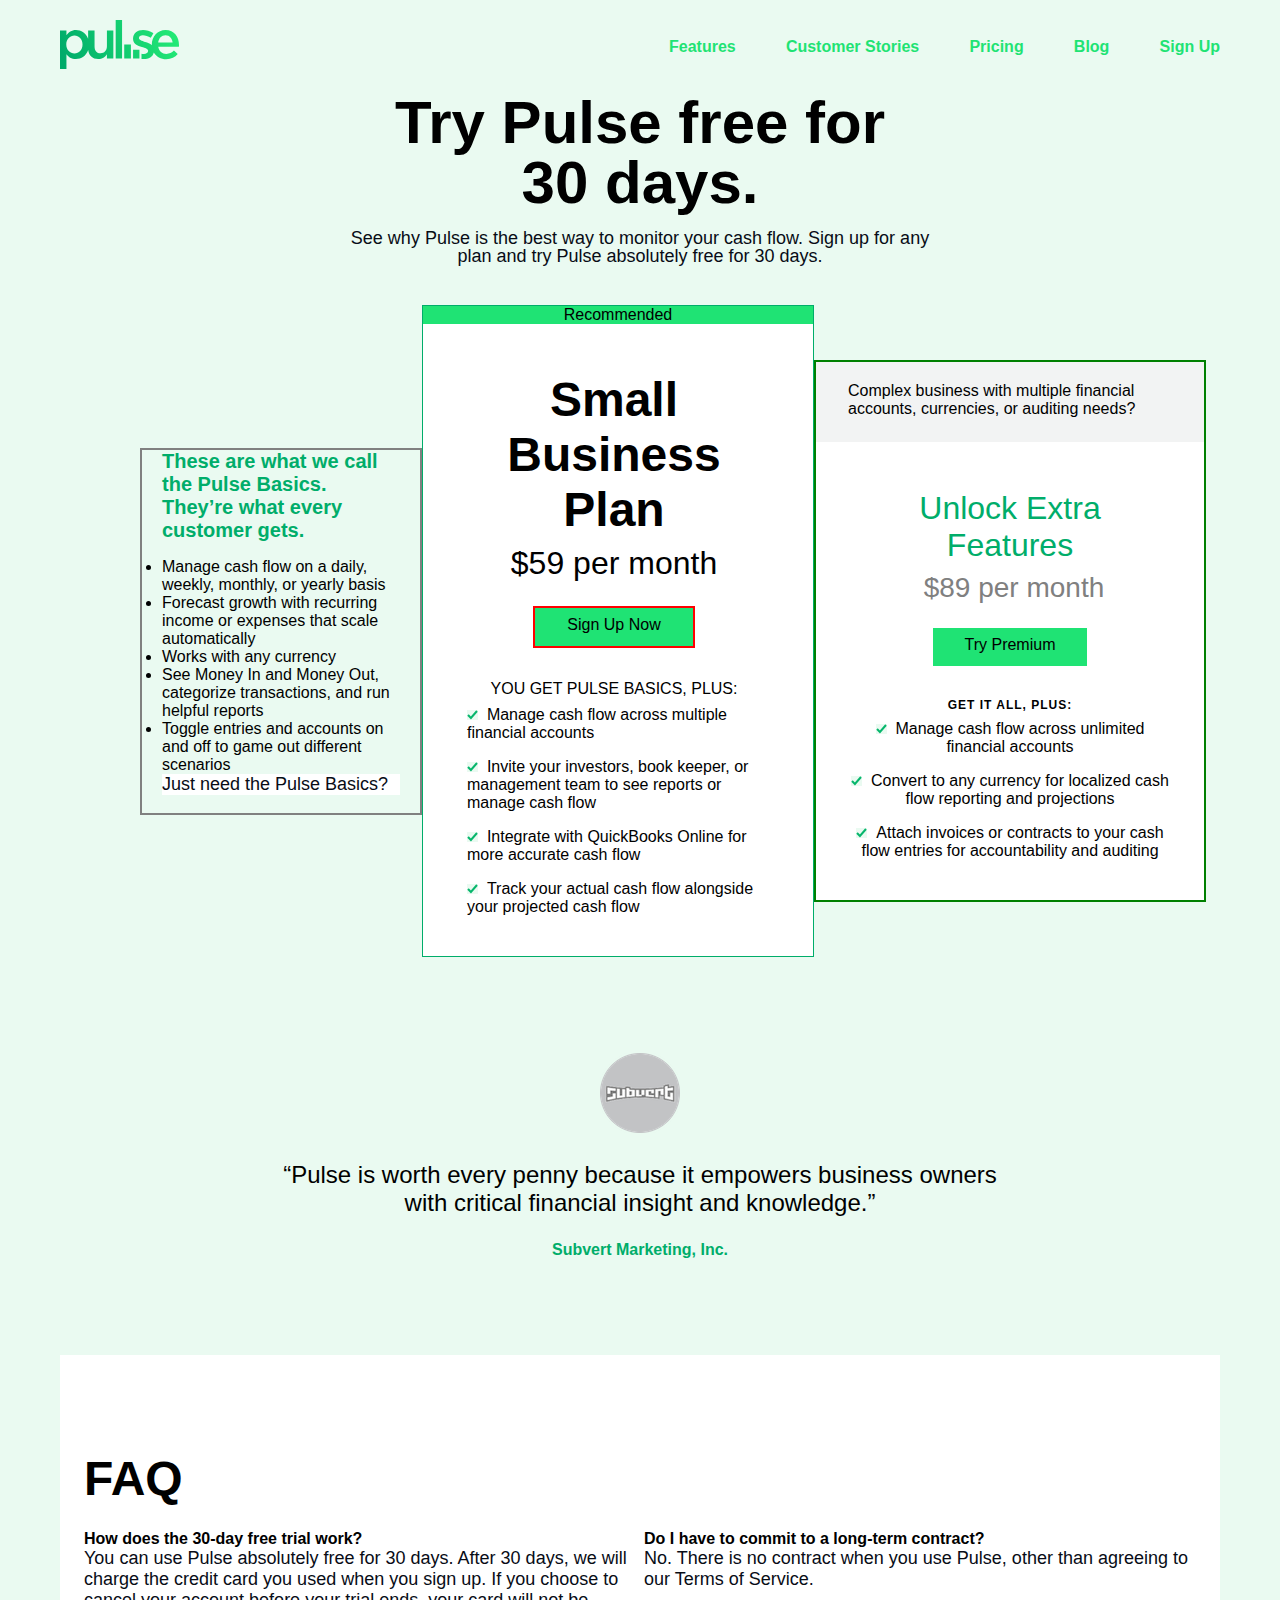
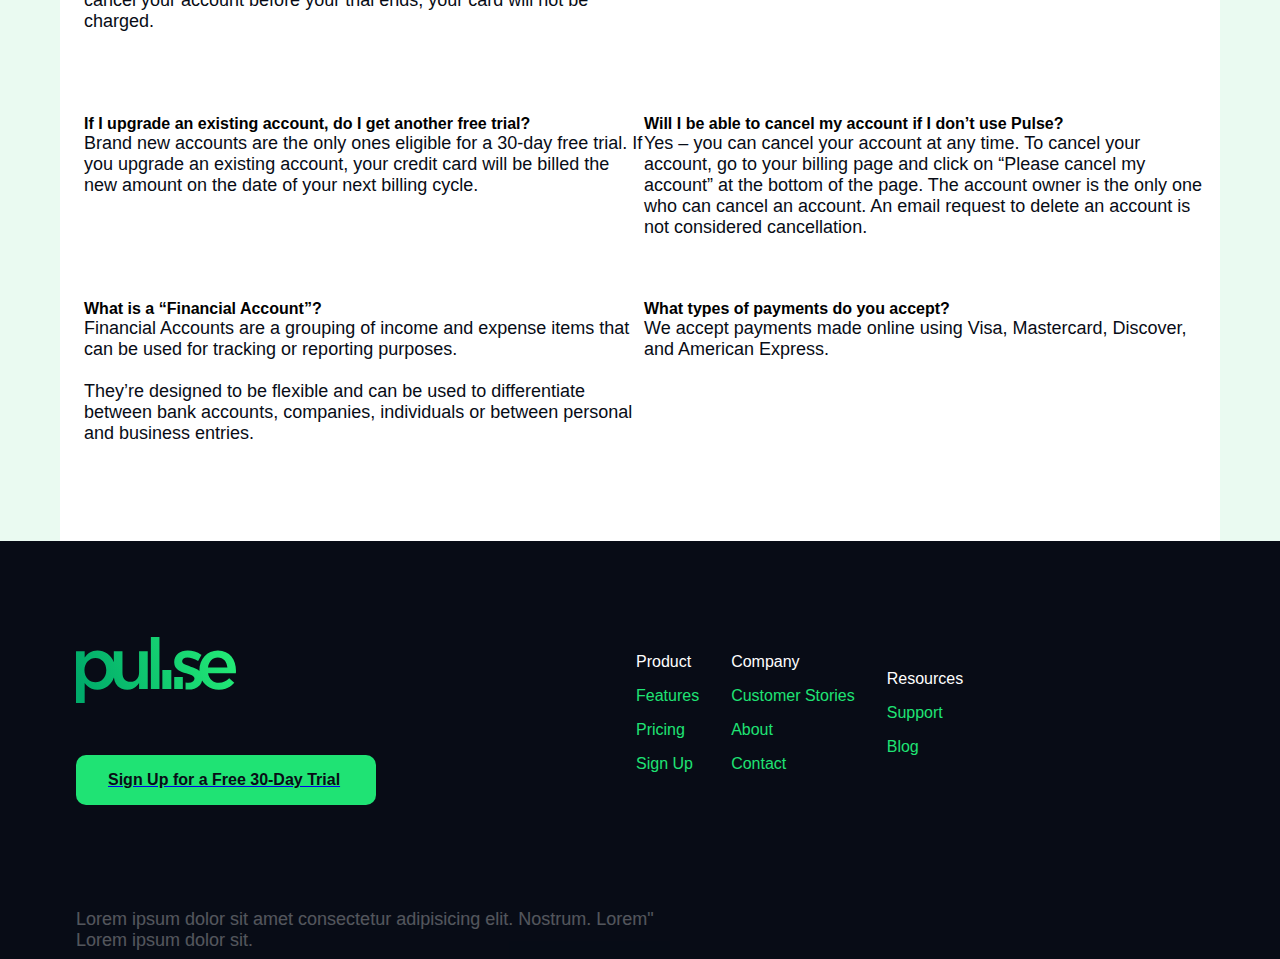
<file: Html css project/index.html>
<!DOCTYPE html>
<html lang="en">

<head>
    <meta charset="UTF-8">
    <meta name="viewport" content="width=device-width, initial-scale=1.0">
    <title>Pulse</title>
    <link rel="stylesheet" href="style.css">
</head>

<body>
    <!-- header -->
    <header>
        <div class="container flex head-section">
            <div class="head-image">
                <img src="images/asset 0.svg" alt="">
            </div>
            <div class="head-nav flex">
                <a href="">Features</a>
                <a href="">Customer Stories</a>
                <a href="">Pricing</a>
                <a href="">Blog</a>
                <a href="">Sign Up</a>
            </div>
        </div>
    </header>
    <!-- main -->
    <main>
        <div class="top-main container">
            <div class="pulse-intro">
                <div class="intro-heading">
                    <h1>Try Pulse free for <br>30 days.</h1>
                </div>
                <div class="intro-introduction">
                    <p> See why Pulse is the best way to monitor your cash flow. Sign up for
                        any plan and try Pulse absolutely free for 30 days.</p>
                </div>
            </div>
        </div>
        <!-- pricing-block -->
        <div class="price-blocks container flex">
            <div class="pricing-blocks-desc">
                <h2>These are what we call the Pulse Basics. They’re what every customer gets.</h2>

                <ul>
                    <li class="pricing-blocks-desc-list">
                        Manage cash flow on a daily, weekly, monthly, or yearly basis
                    </li>
                    <li class="pricing-blocks-desc-list">
                        Forecast growth with recurring income or expenses that scale automatically
                    </li>
                    <li class="pricing-blocks-desc-list">
                        Works with any currency
                    </li>
                    <li class="pricing-blocks-desc-list">
                        See Money In and Money Out, categorize transactions, and run helpful reports
                    </li>
                    <li class="pricing-blocks-desc-list">
                        Toggle entries and accounts on and off to game out different scenarios
                    </li>
                </ul>
                <p>Just need the Pulse Basics? </p><br>
            </div>
            <!-- a1-price-box -->
            <div class="pricing-blocks-a1">
                <div class="pricing-blocks-a1-top-part">Recommended</div>
                <div class="a1-box-padding">
                    <div class="pricing-blocks-a1-bottom-part flex" style=" background-color: #fff;">
                        <div class="pricing-blocks-a1-bottom-part-big-txt">
                            Small Business Plan
                        </div>
                        <div class="price">
                            $59 per month
                        </div>
                        <div class="price-a1-sign-up">
                            Sign Up Now
                        </div>
                        <div class="under-price-sign-up">
                            You get Pulse Basics, plus:
                        </div>
                        <div class="pricing-blocks-a1-lists">
                            <ul>

                                <li class="pricing-blocks-a1-list"> <img src="images/asset 2.svg"
                                        alt="">&nbsp;&nbsp;Manage
                                    cash flow across multiple financial accounts</li>
                                <li class="pricing-blocks-a1-list"> <img src="images/asset 2.svg"
                                        alt="">&nbsp;&nbsp;Invite
                                    your investors, book keeper, or management team to see reports or manage cash flow
                                </li>
                                <li class="pricing-blocks-a1-list"> <img src="images/asset 2.svg"
                                        alt="">&nbsp;&nbsp;Integrate with QuickBooks Online for more accurate cash flow
                                </li>
                                <li class="pricing-blocks-a1-list"> <img src="images/asset 2.svg"
                                        alt="">&nbsp;&nbsp;Track
                                    your actual cash flow alongside your projected cash flow</li>
                            </ul>
                        </div>
                    </div>
                </div>
            </div>
            <!-- a2-price block code -->
            <div class="pricing-blocks-a2 ">
                <div class="pricing-blocks-a2-top-part">
                    Complex business with multiple financial accounts, currencies, or auditing needs?
                </div>
                <div class="pricing-blocks-a2-bottom-part flex" style=" background-color: #fff;">
                    <div class="pricing-blocks-a2-bottom-part-big-txt flex">
                        Unlock Extra <br> Features
                    </div>
                    <div class="a2-price">

                        $89 per month

                    </div>
                    <div class="price-a2-sign-up">
                        Try Premium
                    </div>
                    <div class="under-a2-price-sign-up">

                        Get it all, plus:

                    </div>
                    <div class="a2-pricing-blocks-a2-lists">
                        <ul style="list-style: none;">

                            <li class="pricing-blocks-a2-list"> <img src="images/asset 2.svg" alt="">&nbsp;&nbsp;Manage
                                cash flow across unlimited financial accounts</li>
                            <li class="pricing-blocks-a2-list"> <img src="images/asset 2.svg" alt="">&nbsp;&nbsp;Convert
                                to any currency for localized cash flow reporting and
                                projections</li>
                            <li class="pricing-blocks-a2-list"> <img src="images/asset 2.svg" alt="">&nbsp;&nbsp;Attach
                                invoices or contracts to your cash flow entries for
                                accountability and auditing</li>
                        </ul>
                    </div>
                </div>
            </div>
        </div>
        </div>
        <div class="bottom-main container">
            <div class="pulse-summary flex">
                <div class="summary-img">
                    <img src="images/asset 1.png" alt="">
                </div>
                <div class="summary-txt1">
                    “Pulse is worth every penny because it empowers business owners with critical financial insight and
                    knowledge.”
                </div>
                <div class="summary-txt2">
                    Subvert Marketing, Inc.
                </div>
            </div>
            <div class="faq">
                <h2 style="font-size: 48px;">FAQ</h2>
                <div class="faq-cards flex">
                    <div class="cards-1-col">
                        <div class="faq-card">
                            <h4>How does the 30-day free trial work?</h4>
                            <p>You can use Pulse absolutely free for 30 days. After 30 days, we will charge the credit
                                card you used when you sign up. If you choose to cancel your account before your trial
                                ends, your card will not be charged.</p>
                        </div>
                        <div class="faq-card">
                            <h4>If I upgrade an existing account, do I get another free trial?</h4>
                            <p>Brand new accounts are the only ones eligible for a 30-day free trial. If you upgrade an
                                existing account, your credit card will be billed the new amount on the date of your
                                next billing cycle.</p>
                        </div>
                        <div class="faq-card">
                            <h4>What is a “Financial Account”?</h4>
                            <p>Financial Accounts are a grouping of income and expense items that can be used for
                                tracking or reporting purposes.
                                <br>
                                <br>
                                They’re designed to be flexible and can be used to differentiate between bank accounts,
                                companies, individuals or between personal and business entries.
                            </p>
                        </div>
                    </div>
                    <div class="cards-2-col">
                        <div class="faq-card">
                            <h4>Do I have to commit to a long-term contract?</h4>
                            <p>No. There is no contract when you use Pulse, other than agreeing to our Terms of Service.
                            </p>
                        </div>
                        <div class="faq-card">
                            <h4>Will I be able to cancel my account if I don’t use Pulse?</h4>
                            <p>Yes – you can cancel your account at any time. To cancel your account, go to your billing
                                page and click on “Please cancel my account” at the bottom of the page. The account
                                owner is the only one who can cancel an account. An email request to delete an account
                                is not considered cancellation.</p>
                        </div>
                        <div class="faq-card">
                            <h4>What types of payments do you accept?</h4>
                            <p>We accept payments made online using Visa, Mastercard, Discover, and American Express.
                            </p>
                        </div>
                    </div>
                </div>
            </div>
        </div>
    </main>
    <!-- footer -->
    <footer style="background-color: #080c16;">
        <div class="top-footer container flex" style="background-color: #080c16;">
            <div class="fotter-column f-col" style="background-color: #080c16;">
                <div class="footer-pulse-img" style="background-color: #080c16;">
                    <img src="images/asset 0.svg" alt=""style="background-color: #080c16;">
                </div>
                <div class="footer-button" style="background-color: #080c16;">
                    <a href="#">
                        <p>Sign Up for a Free 30-Day Trial</p>
                    </a>
                </div>
            </div>
            <div class="fotter-column flex">
                <ul>
                    <li style="color: #fff;">Product</li>
                    <li>Features</li>
                    <li>Pricing</li>
                    <li>Sign Up</li>
                </ul>
            </div>
            <div class="fotter-column">
                <li style="color: #fff;">Company</li>
                <li>Customer Stories</li>
                <li>About</li>
                <li>Contact</li>
            </div>
            <div class="fotter-column">
                <li style="color: #fff;">Resources</li>
                <li>Support</li>
                <li>Blog</li>
            </div>
        </div>
        <div class="bottom-footer container flex">
            <div class="para">
                Lorem ipsum dolor sit amet consectetur adipisicing elit. Nostrum. Lorem"
                <br>
                Lorem ipsum dolor sit.
        </div>
    </div>
    </footer>
</body>

</html>
</file>
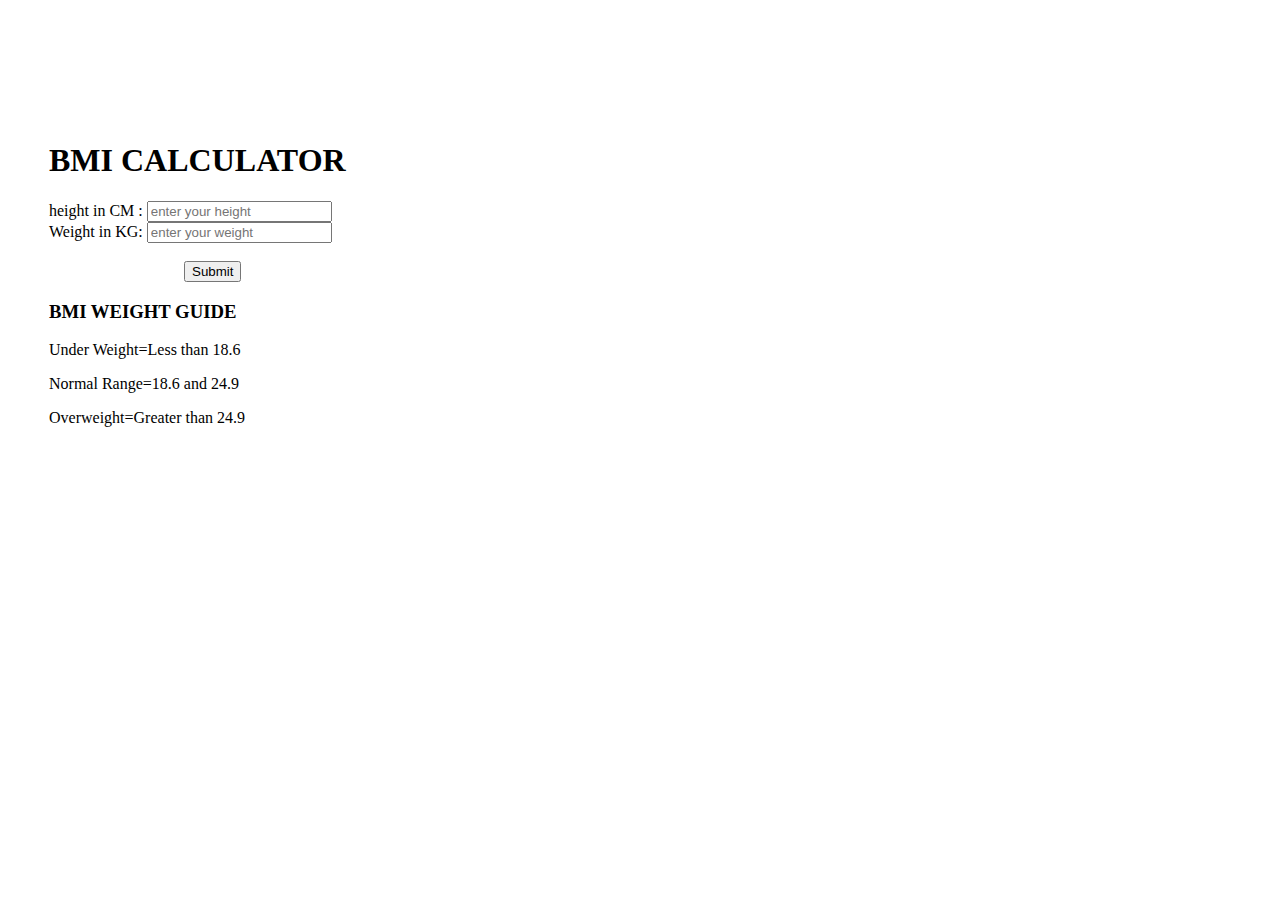
<file: web dev projects/JAVASCRIPT PROJECTS/basic  projects/BMI Calculator/index.html>
<!DOCTYPE html>
<html lang="en">
<head>
    <meta charset="UTF-8">
    <meta name="viewport" content="width=device-width, initial-scale=1.0">
    <title>Dummy project</title>
    <link rel="stylesheet" href="style.css">
</head>
<body>
    <div class="container">
        <form action="#">
            <h1>BMI CALCULATOR</h1>
            <label for="height">height in CM&nbsp;:</label>
            <input type="text" id="height" placeholder="enter your height">
            <br>
            <label for="weight">Weight in KG:</label>
            <input type="text" id="weight" placeholder="enter your weight">
            <br>
            <button style="margin: 18px 0 0 135px">Submit</button>
        </form>
        <div class="results"></div>
        <div class="suggestion"></div>
        <div class="weight-guide"> 
            <h3>BMI WEIGHT GUIDE</h3>
            <P>Under Weight=Less than 18.6</P>
            <p>Normal Range=18.6 and 24.9</p>
            <p>Overweight=Greater than 24.9</p>
        </div>
    </div>
    <script src="script.js"></script>
</body>
</html>
</file>
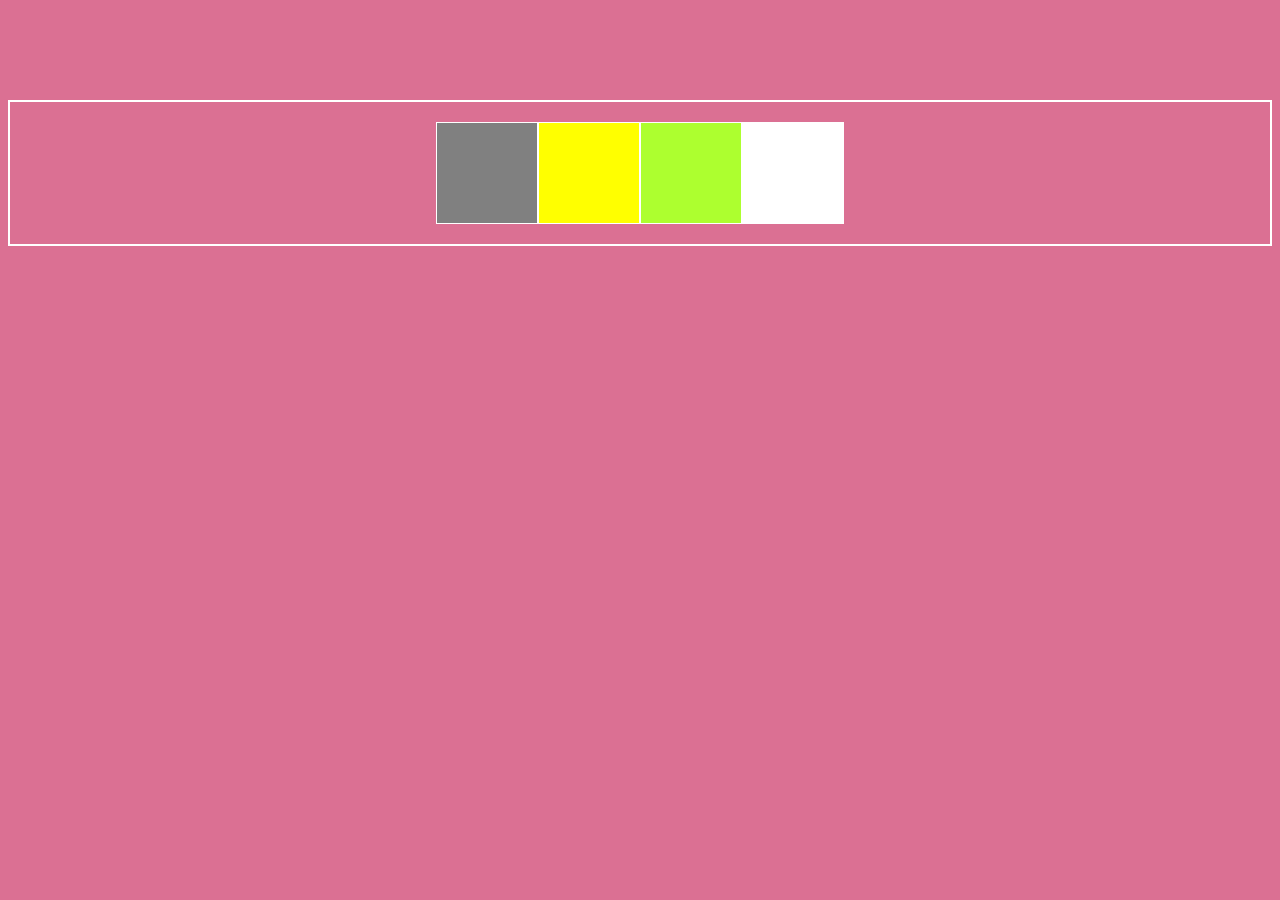
<file: web dev projects/JAVASCRIPT PROJECTS/basic  projects/bodycolourchange/index.html>
<!DOCTYPE html>
<html lang="en">
<head>
    <meta charset="UTF-8">
    <meta name="viewport" content="width=device-width, initial-scale=1.0">
    <title>Dummy project</title>
    <link rel="stylesheet" href="style.css">
</head>
<body>
    <div class="container">
        <div class="buttons" id="grey"></div>
        <div class="buttons" id="yellow"></div>
        <div class="buttons" id="green"></div>
        <div class="buttons" id="white"></div>
    </div>
    <script src="script.js"></script>
</body>
</html>
</file>
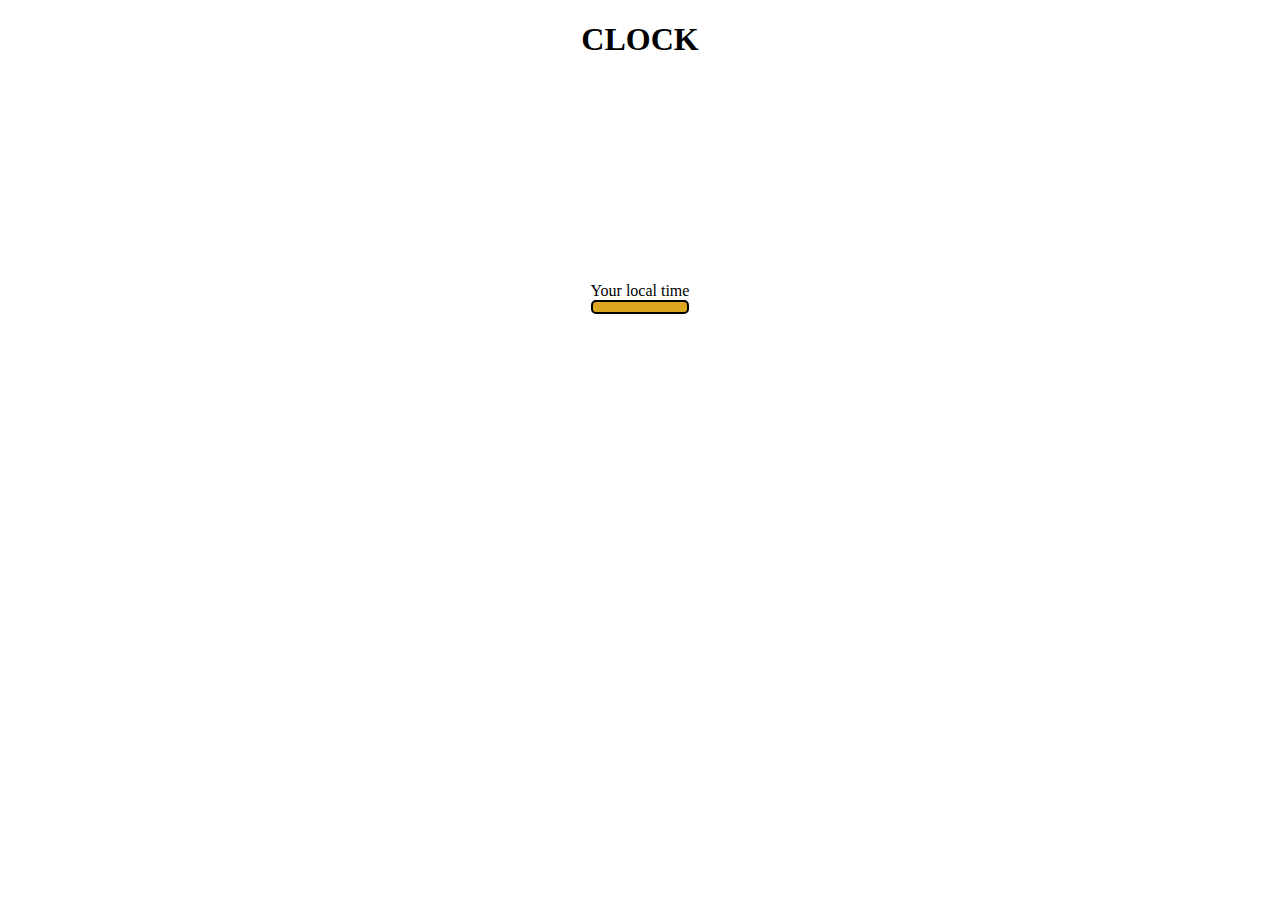
<file: web dev projects/JAVASCRIPT PROJECTS/basic  projects/Clock/index.html>
<!DOCTYPE html>
<html lang="en">
<head>
    <meta charset="UTF-8">
    <meta name="viewport" content="width=device-width, initial-scale=1.0">
    <title>dummy project</title>
    <link rel="stylesheet" href="style.css">
</head>
<body>
    <h1 style="text-align: center;">CLOCK</h1>
    <div class="container">
        <div class="center">
            <div class="banner">Your local time</div>
            <div class="clock"></div>
        </div>
    </div>
    <script src="script.js"></script>
</body>
</html>
</file>
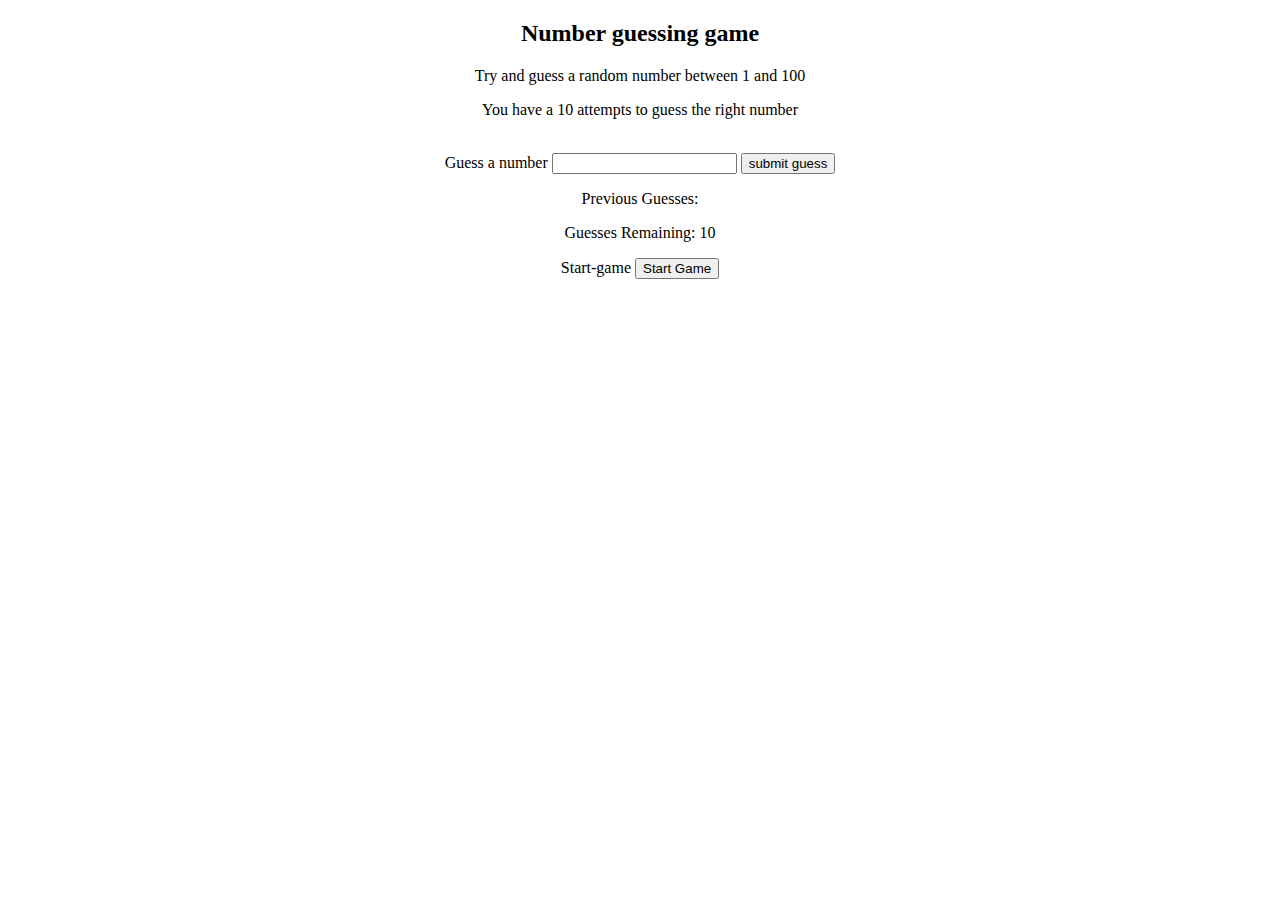
<file: web dev projects/JAVASCRIPT PROJECTS/basic  projects/Number-guess/index.html>
<!DOCTYPE html>
<html lang="en">
<head>
    <meta charset="UTF-8">
    <meta name="viewport" content="width=device-width, initial-scale=1.0">
    <title>Dummy project</title>
    <link rel="stylesheet" href="style.css">
</head>
<body>
    <div class="container">
        <h2>Number guessing game</h2>
        <p>Try and guess a random number between 1 and 100</p>
        <p>You have a 10 attempts to guess the right number</p>
        <br>
        <div class="form">
           <label for="guessfeild" id="guess">Guess a number</label>
           <input type="text" id="guessfeild" class="guessfeild">
           <input type="submit" id="subt" value="submit guess" class="guessSubmit">
        </div>
        <div class="resultparas">
            <p>Previous Guesses: <span class="guesses"></span> </p>
            <p>Guesses Remaining: <span class="lastresult">10</span></p>
            <p class="loworhi"></p>
            <p class="hint"></p>
        </div>
        <div class="start">
            <label for="startgame">Start-game</label>
        <button>Start Game</button>
        </div>
    </div>
    <script src="script.js"></script>
</body>
</html>
</file>
<file: Html css project/style.css>
*{
    margin: 0;
    padding: 0;
    box-sizing: border-box;
    background-color: var(--baground-color);
    font-family: Work Sans,Helvetica Neue,Helvetica,Arial,sans-serif;
}
:root{
    --baground-color:#eafaf1;
    --primary-text-color:
    #080c16;
    --secondry-text-color:#d6dae5;
    --dark-green:
    #00ad6a;
    --light-green:
    #1fe374;
    --inline-padding:20px;
}
/* utility-classes */
.container{
    max-width: 1200px;
    margin: 0 auto;
    padding-inline: var(--inline-padding);
}
.flex{
    display: flex;
    align-items: center;
}
h1{
    font-size: 3.75rem;
    font-family: Work Sans,Helvetica Neue,Helvetica,Arial,sans-serif;
    font-weight: 750;
}
h2{
    font-family: Work Sans,Helvetica Neue,Helvetica,Arial,sans-serif;
}
p{
    font-size: 1.125rem;
    color: rgb(8, 12, 22);
    font-family: Work Sans,Helvetica Neue,Helvetica,Arial,sans-serif;
}
/* head-sectionL */
.head-section{
    justify-content: space-between;
    margin-block: 20px;
}
.head-image{

}
.head-nav{
    width: 551px;
    justify-content: space-between;
}
.head-nav a{
    color: var(--light-green);
    font-weight: 700;
    text-decoration: none;
}
.top-main{
}
.pulse-intro{
    margin-inline: auto;
    line-height: 1;
    max-width: 600px;
    margin-bottom: 40px;
}
.intro-heading{
    text-align: center;
    margin-bottom: 1rem;
}
.intro-introduction{
    text-align: center;
}
.intro-introduction p{
    font-weight: 100;
    font-size: 18px;
    background-color: var(--baground-color);
}
/* .price-blocks */
.price-blocks{
    padding-left: 100px;
}
.pricing-blocks-desc{
    width: 282px;
    border: 2px solid gray;
    padding-inline: var(--inline-padding);
}
.pricing-blocks-desc h2{
    color: var(--dark-green);
    font-size: 20px;
    margin-bottom: 1rem;
    font-family: Work Sans,Helvetica Neue,Helvetica,Arial,sans-serif;
}
.pricing-blocks-a1{
    width: 392px;
    border: 1px solid var(--dark-green);
}
.pricing-blocks-a1-top-part{
    background-color: var(--light-green);
    text-align: center;
}
.a1-box-padding{
    padding: 48px 32px 32px 24px;
    background-color: #fff;
}
.pricing-blocks-a1-bottom-part{
    justify-content: center;
    flex-flow: column wrap;
}
.pricing-blocks-a1-bottom-part-big-txt{   background-color: #fff;
    font-size: 3rem;
    font-weight: 700;
    text-align: center;
    padding-inline: var(--inline-padding);
}
.price{
    background-color: #fff;
    margin-block: 8px 24px;
    text-align: center;
    font-size: 2rem;
    font-weight: 400;
}
.price-a1-sign-up{
    border: 2px solid red;
    padding: 8px 32px 12px 32px;
    background-color: var(--light-green);
    margin-bottom: 32px;
}
.under-price-sign-up{
    letter-spacing: 1;
    text-transform: uppercase;
    background-color: #fff;
}
.pricing-blocks-a1-list{
    padding: 8px 20px;
    list-style: none;
    background-color: #fff;
}
/* a2 price block code */
.pricing-blocks-a2{
    border: 2px solid green;
    width: 392px;
}
.pricing-blocks-a2-top-part{
    padding: 20px 32px 24px 32px;
    background-color: #f2f3f3;
}
.pricing-blocks-a2-bottom-part{
    flex-flow: wrap column;
    padding: 0 32px 32px 32px;
}
.pricing-blocks-a2-bottom-part-big-txt{   background-color: #fff;
    color: var(--dark-green);
    font-size: 2rem;
    text-align: center;
    font-weight: 400;
    margin-top: 48px;
}
.a2-price{
    margin-block: 8px 24px;
    padding-left: 8px;
    color: gray;
    font-size: 28px;
    background-color: #fff;
    
}
.price-a2-sign-up{
    padding: 8px 32px 12px 32px;
    margin-bottom: 32px;
    background-color: var(--light-green);
    text-align: center;
}
.under-a2-price-sign-up{
    font-size: 12px;
    font-weight: 800;
    letter-spacing: 1px;
    text-transform: uppercase;
    text-align: center;
    background-color: #fff;
}
.pricing-blocks-a2-list{
    background-color: #fff;
    text-align: center;
    padding-block: 8px 8px;
}
.pulse-summary{
   flex-direction: column;
   flex-wrap: wrap;
   padding: 96px 24px;
   justify-content: center;
}
.summary-txt1{
    font-family:Arial,sans-serif ;
    padding-block: 1.5rem;
    font-size: 1.5rem;
    font-weight: 100;
    padding-inline: 190px;
    text-align: center;
}
.summary-txt2{
    font-weight: 700;
    letter-spacing: 2;
    color: var(--dark-green);
}
.faq{
    padding: 96px 24px 80px 24px;
    background-color: #fff;
}
.faq h2{
    background-color: #fff;
}
.faq-cards{
    background-color: #fff;
    justify-content: space-evenly;
}
.faq-card{
    width: 560px;
    height: 185px;
    background-color: #fff;
    padding-block: 24px 16px;
}
.faq-card h4,p{
    background-color: #fff;
}
/* footer */
.top-footer{
    padding-block: 96px;
}
.fotter-column{
    background-color: #080c16;
    padding-inline: 16px;
}
.f-col{
    width: 560px;
}
.footer-pulse-img>img{
    width: 160px;
    margin-bottom: 48px;
}
.footer-button p{
    padding: 16px 32px;
    background-color: var(--light-green);
    width: 300px;
    font-size: 1rem;
    font-weight: 700;
    border-radius: 10px;
}
.fotter-column li{
    list-style: none;
}
.fotter-column li{
    background-color: #080c16;
    color: var(--light-green);
    padding-bottom: 1rem;
}
.bottom-footer{
    justify-content: flex-start;
    background-color: #080c16;
}
.para{
    padding: 8px 16px;
    opacity: 30%;
    color: #fff;
    font-size: 18px;
    font-weight: 400;
    background-color: #080c16;
}
</file>
<file: web dev projects/JAVASCRIPT PROJECTS/basic  projects/BMI Calculator/style.css>
.container{
    border: 1px solid white;
    margin: 100px 20px;
    padding: 20px;
}
</file>
<file: web dev projects/JAVASCRIPT PROJECTS/basic  projects/bodycolourchange/style.css>
.container{
    border: 2px solid white;
    margin-block: 100px;
    padding: 20px;
    display: flex;
    flex-flow: wrap row;
    justify-content: center;
    align-items: center;
    
}
body{
    background-color: palevioletred;
}
.buttons{
    border: 1px solid white;
    width: 100px;
    height: 100px;
}
#grey{
    background-color: gray;
}
#green{
    background-color: greenyellow;
}
#white{
    background-color: white;
}
#yellow{
    background-color: yellow;
}
</file>
<file: web dev projects/JAVASCRIPT PROJECTS/basic  projects/Clock/style.css>
.container{
    border: 2px solid white;
    margin: 20px 20px;
    height: 600px;
    display: flex;
    justify-content: center;
}
.banner{
    margin-top: 200px;
}
.clock{
    text-align: center;
    background-color: goldenrod;
    border-radius: 5px;
    border: 2px solid;
    padding: 5px 0;
}
</file>
<file: web dev projects/JAVASCRIPT PROJECTS/basic  projects/Number-guess/style.css>
body{
    text-align: center;
}
.visible{
    display: block;
}
.hidden{
    display: none;
}
</file>
